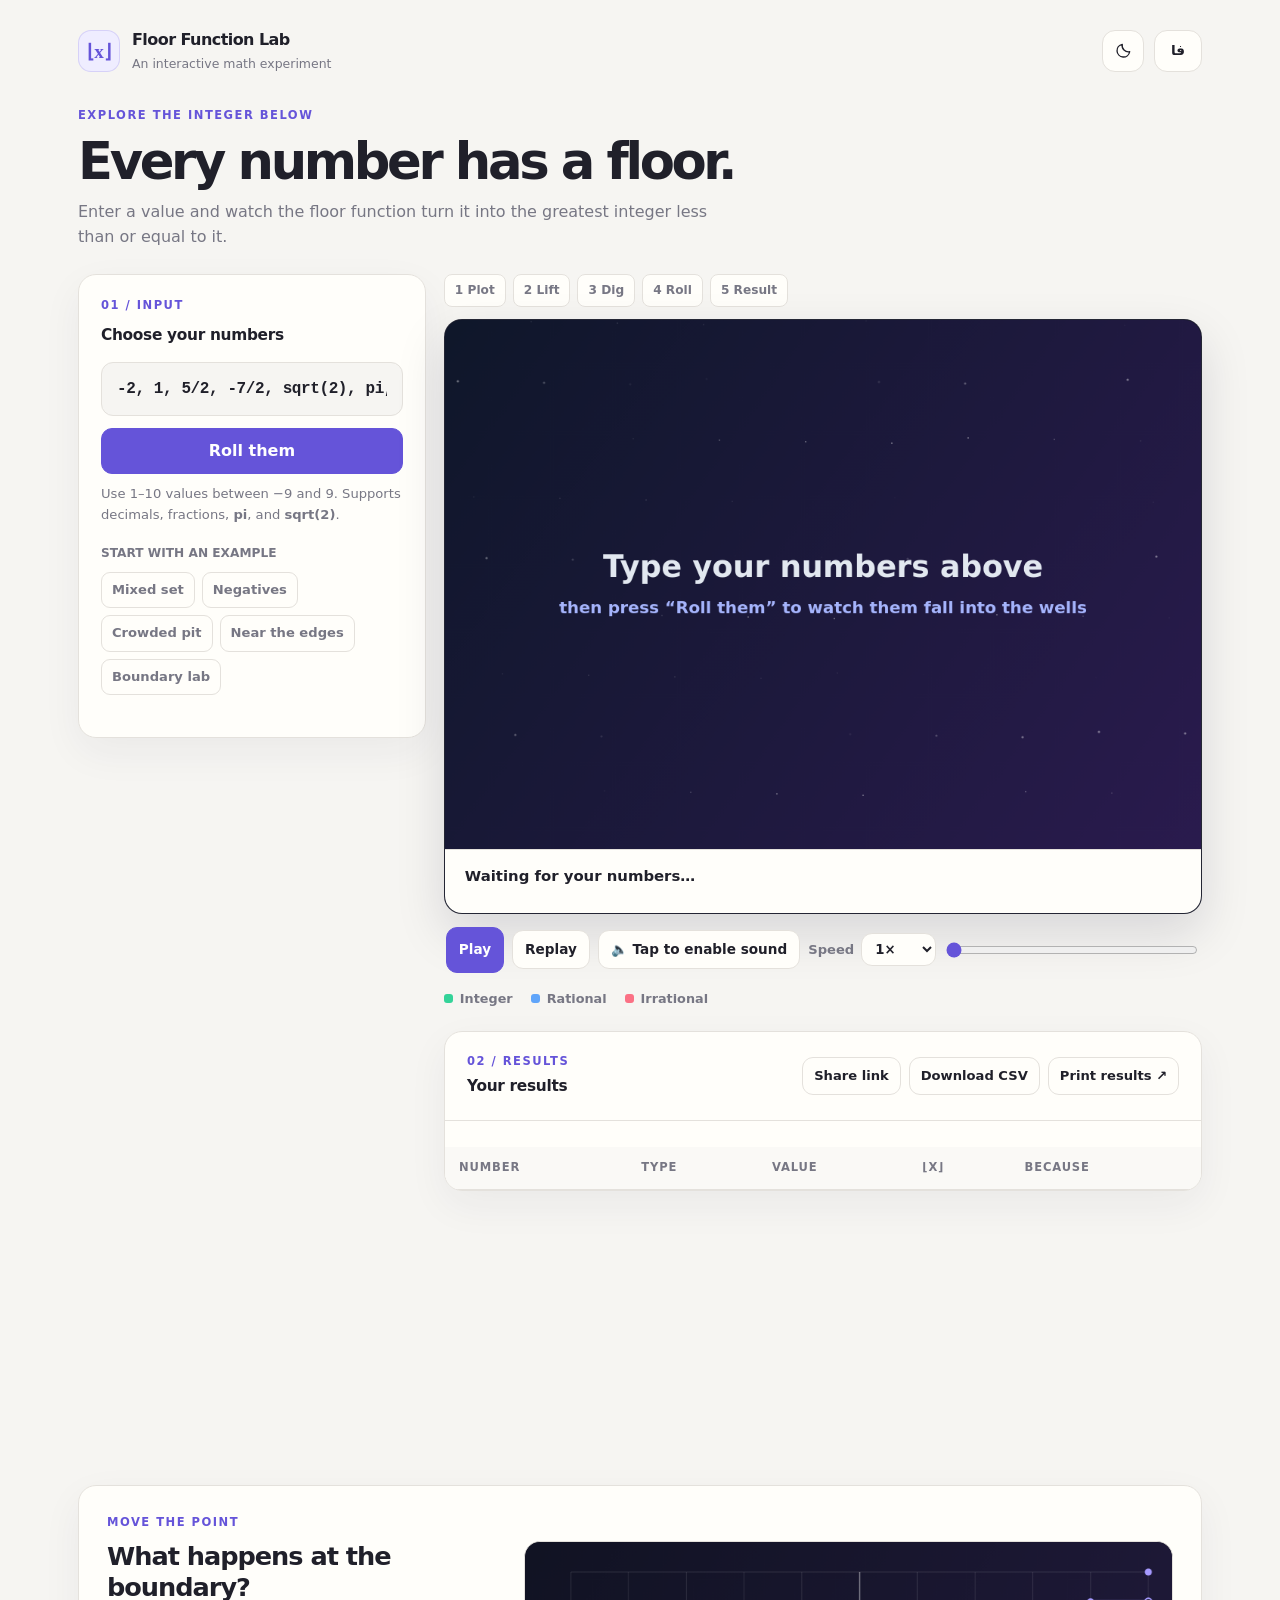
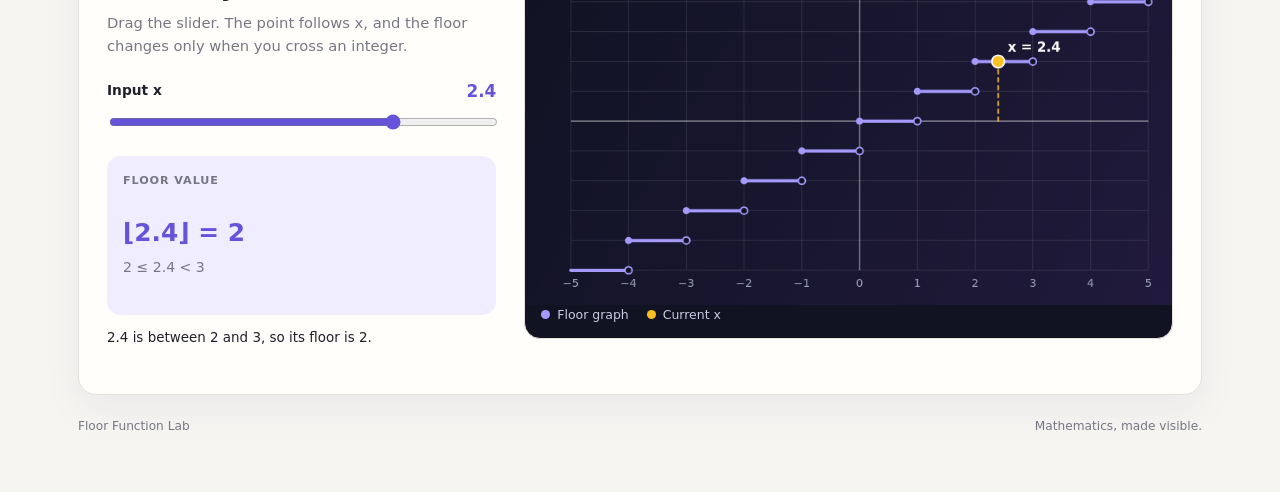
<file: index.html>
<!DOCTYPE html>
<html lang="en" dir="ltr">
<head>
<meta charset="utf-8">
<meta name="viewport" content="width=device-width, initial-scale=1, viewport-fit=cover">
<title>Floor Function Lab — Interactive Math</title>


  <link rel="stylesheet" href="styles.css">
</head>
<body>
<div class="w">
<header class="topbar">
  <div class="brand">
    <div class="brand-mark m" aria-hidden="true">⌊x⌋</div>
    <div><div class="brand-name" id="brand-name">Floor Function Lab</div><div class="brand-note" id="brand-note">An interactive math experiment</div></div>
  </div>
  <div class="header-actions">
    <button class="icon-button" id="theme-toggle" type="button" aria-label="Switch to dark theme" title="Switch theme">
      <svg id="theme-icon" width="18" height="18" viewBox="0 0 24 24" fill="none" stroke="currentColor" stroke-width="1.8" stroke-linecap="round" stroke-linejoin="round" aria-hidden="true"><path d="M20.9 13A8.5 8.5 0 0 1 11 3.1 8.5 8.5 0 1 0 20.9 13Z"/></svg>
    </button>
    <button class="icon-button" id="lang-toggle" type="button" aria-label="Switch to Persian" title="Switch language">فا</button>
  </div>
</header>
<section class="intro">
  <div><p class="eyebrow" id="eyebrow-main">Explore the integer below</p><h1 id="main-title">Every number has a floor.</h1>
  <p class="sub" id="main-sub">Enter a value and watch the floor function turn it into the greatest integer less than or equal to it.</p></div>
</section>

<div class="workspace">
<aside class="card input-card noprint"><p class="eyebrow" id="input-eyebrow">01 / Input</p><h2 class="section-title" id="input-title">Choose your numbers</h2>
<form id="f" class="row" autocomplete="off">
<input type="text" id="in" aria-label="Enter mathematical expressions separated by commas" value="-2, 1, 5/2, -7/2, sqrt(2), pi, -sqrt(5)">
<button class="p" id="roll-btn" type="submit">Roll them</button>
</form>
<div class="hint" id="input-hint">Use 1–10 values between −9 and 9. Supports decimals, fractions, <b>pi</b>, and <b>sqrt(2)</b>.</div>
<div class="preset-label" id="preset-label">START WITH AN EXAMPLE</div>
<div class="preset-list">
<button class="chip" data-v="-2, 1, 5/2, -7/2, sqrt(2), pi, -sqrt(5)" data-en="Mixed set" data-fa="ترکیبی">Mixed set</button>
<button class="chip" data-v="-0.5, -1, -1.9, -2.5, -pi" data-en="Negatives" data-fa="منفی‌ها">Negatives</button>
<button class="chip" data-v="3, 3.2, 3.5, 3.99, 7/2, 4" data-en="Crowded pit" data-fa="گودال شلوغ">Crowded pit</button>
<button class="chip" data-v="0.1, 0.9, 1, 1.01, 8/3" data-en="Near the edges" data-fa="نزدیک مرزها">Near the edges</button>
<button class="chip" data-v="-2.001, -2, -1.999, 2.999, 3, 3.001" data-en="Boundary lab" data-fa="آزمایش مرز">Boundary lab</button></div>
<div id="err" role="alert"></div>
</aside>
<main class="visual-column">
<div class="steps noprint" id="st"><span data-en="1 Plot" data-fa="۱. رسم">1 Plot</span><span data-en="2 Lift" data-fa="۲. بلندکردن">2 Lift</span><span data-en="3 Dig" data-fa="۳. حفر">3 Dig</span><span data-en="4 Roll" data-fa="۴. غلتیدن">4 Roll</span><span data-en="5 Result" data-fa="۵. نتیجه">5 Result</span></div>
<div class="stage">
<canvas id="cv" width="1000" height="700" role="img" aria-label="Animation: points roll down the line y = x and fall into pits at the integers" aria-describedby="canvas-description"></canvas>
<p id="canvas-description" class="sr-only">The animation shows each entered value falling into the pit at its floor value. The results are listed in the table.</p>
<div id="cap" aria-live="polite"></div>
</div>
<div class="ctl">
<button id="pl" class="p">Pause</button><button id="rs">Replay</button><button id="snd">🔈 Tap to enable sound</button>
<label><span id="speed-label">Speed</span> <select id="sp"><option value="0.5">0.5×</option><option value="1" selected>1×</option><option value="2">2×</option></select></label>
<input id="sl" type="range" min="0" max="100" step="0.01" value="0" aria-label="Animation time" aria-valuetext="Start">
</div>
<div class="lg"><span><i style="background:#34d399"></i><span id="type-integer">Integer</span></span><span><i style="background:#60a5fa"></i><span id="type-rational">Rational</span></span><span><i style="background:#fb7185"></i><span id="type-irrational">Irrational</span></span></div>

<div class="card" id="fin"><p class="eyebrow" id="rule-label">The rule</p>
<div class="big m">⌊x⌋ = n &nbsp;⟺&nbsp; n ≤ x &lt; n + 1</div>
<p id="rule-explain">Each point rolls left and falls into the first pit it meets. The pit is the greatest integer less than or equal to the original value. That is why <span class="m">⌊−7/2⌋ = −4</span>, not −3.</p></div>

<section class="card results-card" id="out">
<div class="results-head"><div><p class="eyebrow" id="results-eyebrow" style="margin-bottom:4px">02 / Results</p><h2 class="section-title" id="results-title">Your results</h2></div><div class="result-actions noprint"><button id="share-results" type="button" data-en="Share link" data-fa="اشتراک‌گذاری">Share link</button><button id="export-results" type="button" data-en="Download CSV" data-fa="دریافت CSV">Download CSV</button><button id="pr" type="button">Print results ↗</button></div></div>
<p id="share-status" class="share-status" role="status" aria-live="polite"></p>
<div class="table-wrap"><table><caption class="sr-only">Floor function results for each entered value</caption><thead><tr><th id="th-number" scope="col">Number</th><th id="th-type" scope="col">Type</th><th id="th-value" scope="col">Value</th><th scope="col">⌊x⌋</th><th id="th-because" scope="col">Because</th></tr></thead><tbody id="tb"></tbody></table></div>
<img id="pimg" alt="Final frame of the animation">
</section>
</main>
</div>

<section class="feature-suite" id="feature-suite" aria-label="More ways to explore the floor function">
  <div class="suite-heading"><div><p class="eyebrow" data-en="GO DEEPER" data-fa="بیشتر کشف کنید">GO DEEPER</p><h2 class="suite-title" data-en="Your math playground." data-fa="زمین بازی ریاضی شما.">Your math playground.</h2><p class="suite-sub" data-en="Explore it, compare it, practice it — all in one place." data-fa="کشف کنید، مقایسه کنید و تمرین کنید؛ همه در یک‌جا.">Explore it, compare it, practice it — all in one place.</p></div><button class="present-launch" id="present-launch" data-en="↗ Presentation mode" data-fa="↗ حالت ارائه">↗ Presentation mode</button></div>
  <div class="feature-tabs" role="tablist" aria-label="Math tools">
    <button class="feature-tab active" id="tab-playground" role="tab" aria-controls="panel-playground" aria-selected="true" tabindex="0" data-panel="playground" data-en="Live playground" data-fa="آزمایشگاه زنده">Live playground</button>
    <button class="feature-tab" id="tab-compare" role="tab" aria-controls="panel-compare" aria-selected="false" tabindex="-1" data-panel="compare" data-en="Compare functions" data-fa="مقایسهٔ تابع‌ها">Compare functions</button>
    <button class="feature-tab" id="tab-challenge" role="tab" aria-controls="panel-challenge" aria-selected="false" tabindex="-1" data-panel="challenge" data-en="Challenge" data-fa="چالش">Challenge</button>
    <button class="feature-tab" id="tab-solver" role="tab" aria-controls="panel-solver" aria-selected="false" tabindex="-1" data-panel="solver" data-en="Step-by-step" data-fa="گام‌به‌گام">Step-by-step</button>
    <button class="feature-tab" id="tab-functions" role="tab" aria-controls="panel-functions" aria-selected="false" tabindex="-1" data-panel="functions" data-en="Function studio" data-fa="استودیوی تابع‌ها">Function studio</button>
  </div>
  <section class="feature-panel active" id="panel-playground" role="tabpanel" aria-labelledby="tab-playground" tabindex="0">
    <div class="feature-grid"><div class="feature-copy"><p class="eyebrow" data-en="MOVE THE POINT" data-fa="نقطه را حرکت دهید">MOVE THE POINT</p><h3 data-en="What happens at the boundary?" data-fa="در مرز چه اتفاقی می‌افتد؟">What happens at the boundary?</h3><p class="muted" data-en="Drag the slider. The point follows x, and the floor changes only when you cross an integer." data-fa="لغزنده را جابه‌جا کنید. نقطه همراه x حرکت می‌کند و جزء صحیح فقط هنگام عبور از یک عدد صحیح تغییر می‌کند.">Drag the slider. The point follows x, and the floor changes only when you cross an integer.</p>
      <label class="range-label" for="live-x"><span data-en="Input x" data-fa="ورودی x">Input x</span><strong class="math-inline" id="live-x-label">2.4</strong></label><input id="live-x" type="range" min="-5" max="5" step="0.01" value="2.4">
      <div class="live-result"><span class="muted" data-en="FLOOR VALUE" data-fa="مقدار جزء صحیح">FLOOR VALUE</span><strong class="math-inline" id="live-floor">⌊2.4⌋ = 2</strong><span id="live-interval" class="muted math-inline">2 ≤ 2.4 &lt; 3</span></div>
      <p class="boundary-note" id="boundary-note" aria-live="polite">2.4 is between 2 and 3, so its floor is 2.</p>
    </div><div class="chart-shell"><canvas id="live-chart" width="820" height="460" role="img" aria-label="Interactive floor function graph" aria-describedby="boundary-note"></canvas><div class="chart-legend"><span><i class="legend-floor"></i><span data-en="Floor graph" data-fa="نمودار جزء صحیح">Floor graph</span></span><span><i class="legend-point"></i><span data-en="Current x" data-fa="مقدار فعلی x">Current x</span></span></div></div></div>
  </section>
  <section class="feature-panel" id="panel-compare" role="tabpanel" aria-labelledby="tab-compare" tabindex="0" hidden>
    <div class="feature-grid"><div class="feature-copy"><p class="eyebrow" data-en="SAME INPUT, DIFFERENT RULES" data-fa="ورودی یکسان، قانون‌های متفاوت">SAME INPUT, DIFFERENT RULES</p><h3 data-en="Meet the neighboring functions." data-fa="با تابع‌های همسایه آشنا شوید.">Meet the neighboring functions.</h3><p class="muted" data-en="Choose a function to see how its output differs from the floor function." data-fa="یک تابع انتخاب کنید تا تفاوت خروجی آن با تابع جزء صحیح را ببینید.">Choose a function to see how its output differs from the floor function.</p><label class="range-label" for="compare-function"><span data-en="Compare with" data-fa="مقایسه با">Compare with</span></label><select id="compare-function" class="wide-select"><option value="ceil" data-en="Ceiling function ⌈x⌉" data-fa="تابع سقف ⌈x⌉">Ceiling function ⌈x⌉</option><option value="round" data-en="Nearest integer round(x)" data-fa="گرد کردن به نزدیک‌ترین عدد صحیح">Nearest integer round(x)</option><option value="identity" data-en="Identity function x" data-fa="تابع همانی x">Identity function x</option><option value="abs" data-en="Absolute value |x|" data-fa="قدر مطلق |x|">Absolute value |x|</option></select><div class="compare-readout" id="compare-readout" aria-live="polite">At x = 2.4: floor = 2, ceiling = 3.</div></div><div class="chart-shell"><canvas id="compare-chart" width="820" height="460" aria-label="Comparison of mathematical functions"></canvas><div class="chart-legend"><span><i class="legend-floor"></i>⌊x⌋</span><span><i class="legend-other"></i><span id="compare-legend-label">⌈x⌉</span></span></div></div></div>
  </section>
  <section class="feature-panel" id="panel-challenge" role="tabpanel" aria-labelledby="tab-challenge" tabindex="0" hidden>
    <div class="challenge-layout"><div><p class="eyebrow" data-en="QUICK PRACTICE" data-fa="تمرین کوتاه">QUICK PRACTICE</p><h3 data-en="Can you beat five?" data-fa="از پس پنج پرسش برمی‌آیید؟">Can you beat five?</h3><p class="muted" data-en="Five questions. Negative values included. Questions get trickier as you answer correctly and ease back after a miss." data-fa="پنج پرسش با عددهای منفی؛ با پاسخ درست دشوارتر و پس از اشتباه ساده‌تر می‌شوند.">Five questions. Negative values included. Questions get trickier as you answer correctly and ease back after a miss.</p><div class="quiz-progress"><span id="quiz-progress-text">Question 1 of 5</span><div class="progress-track"><span id="quiz-progress-bar"></span></div><strong id="quiz-score">0 / 5</strong></div></div><div class="quiz-card" id="quiz-card"><p class="quiz-kicker" data-en="WHAT IS THE FLOOR?" data-fa="جزء صحیح چیست؟">WHAT IS THE FLOOR?</p><div class="quiz-expression math-inline" id="quiz-expression">⌊−2.3⌋ = ?</div><form id="quiz-form"><input id="quiz-answer" type="text" inputmode="decimal" autocomplete="off" aria-label="Your answer" placeholder="Your answer" required><button class="p" type="submit" data-en="Check answer" data-fa="بررسی پاسخ">Check answer</button></form><p id="quiz-feedback" aria-live="polite" class="quiz-feedback"></p><button id="quiz-next" class="secondary-action" hidden data-en="Next question →" data-fa="پرسش بعدی ←">Next question →</button><button id="quiz-restart" class="secondary-action" hidden data-en="Try again ↻" data-fa="دوباره تلاش کنید ↻">Try again ↻</button></div></div>
  </section>
  <section class="feature-panel" id="panel-solver" role="tabpanel" aria-labelledby="tab-solver" tabindex="0" hidden>
    <div class="solver-layout"><div class="feature-copy"><p class="eyebrow" data-en="SHOW YOUR WORK" data-fa="راه‌حل را ببینید">SHOW YOUR WORK</p><h3 data-en="From expression to answer." data-fa="از عبارت تا پاسخ.">From expression to answer.</h3><p class="muted" data-en="Enter a supported expression. The solver separates evaluation from the floor operation." data-fa="یک عبارت معتبر وارد کنید. حل‌گر محاسبهٔ عبارت را از اعمال تابع جزء صحیح جدا می‌کند.">Enter a supported expression. The solver separates evaluation from the floor operation.</p><form id="solver-form" class="solver-form"><input id="solver-input" type="text" dir="ltr" value="-7/2" aria-label="Expression to solve"><button class="p" type="submit" data-en="Explain it" data-fa="توضیح بده">Explain it</button></form><p class="muted small-note" data-en="Supports +, −, ×, ÷, powers, parentheses, pi and sqrt(…)." data-fa="عملگرهای جمع، تفریق، ضرب، تقسیم، توان، پرانتز، pi و sqrt(…) پشتیبانی می‌شوند.">Supports +, −, ×, ÷, powers, parentheses, pi and sqrt(…).</p></div><div class="solution-card" id="solution-card" aria-live="polite"><div class="solution-step"><span>01</span><div><small data-en="Original expression" data-fa="عبارت اولیه">Original expression</small><strong id="solution-original" class="math-inline">−7/2</strong></div></div><div class="solution-step"><span>02</span><div><small data-en="Evaluate first" data-fa="ابتدا محاسبه کنید">Evaluate first</small><strong id="solution-evaluated" class="math-inline">−3.5</strong><p id="solution-eval-note">−7 ÷ 2 = −3.5</p></div></div><div class="solution-step"><span>03</span><div><small data-en="Take the greatest integer ≤ the value" data-fa="بزرگ‌ترین عدد صحیح ≤ مقدار را انتخاب کنید">Take the greatest integer ≤ the value</small><strong id="solution-answer" class="math-inline accent-answer">⌊−3.5⌋ = −4</strong><p id="solution-explanation">−4 ≤ −3.5 &lt; −3, so the floor is −4.</p></div></div><p id="solver-error" class="error-text" role="alert"></p></div></div>
  </section>
  <section class="feature-panel" id="panel-functions" role="tabpanel" aria-labelledby="tab-functions" tabindex="0" hidden>
    <div class="feature-grid function-studio-grid">
      <div class="feature-copy">
        <p class="eyebrow" data-en="ONE INPUT · MANY RULES" data-fa="یک ورودی · چندین قانون">ONE INPUT · MANY RULES</p>
        <h3 data-en="Meet the function family." data-fa="با خانوادهٔ تابع‌ها آشنا شوید.">Meet the function family.</h3>
        <p class="muted" data-en="Choose a rule and move x. The graph and output update together." data-fa="یک قانون انتخاب کنید و x را تغییر دهید؛ نمودار و خروجی هم‌زمان به‌روز می‌شوند.">Choose a rule and move x. The graph and output update together.</p>
        <label class="range-label" for="studio-function"><span data-en="Function" data-fa="تابع">Function</span></label>
        <select id="studio-function" class="wide-select">
          <option value="floor" data-en="Floor · ⌊x⌋" data-fa="جزء صحیح · ⌊x⌋">Floor · ⌊x⌋</option>
          <option value="ceil" data-en="Ceiling · ⌈x⌉" data-fa="سقف · ⌈x⌉">Ceiling · ⌈x⌉</option>
          <option value="abs" data-en="Absolute value · |x|" data-fa="قدر مطلق · |x|">Absolute value · |x|</option>
          <option value="identity" data-en="Identity · x" data-fa="همانی · x">Identity · x</option>
          <option value="round" data-en="Nearest integer · round(x)" data-fa="گرد کردن · round(x)">Nearest integer · round(x)</option>
          <option value="fraction" data-en="Fractional part · x − ⌊x⌋" data-fa="جزء کسری · x − ⌊x⌋">Fractional part · x − ⌊x⌋</option>
          <option value="sign" data-en="Sign · sign(x)" data-fa="علامت · sign(x)">Sign · sign(x)</option>
        </select>
        <label class="range-label" for="studio-x"><span data-en="Input x" data-fa="ورودی x">Input x</span><strong id="studio-x-label" class="math-inline">−2.35</strong></label>
        <input id="studio-x" type="range" min="-5" max="5" step="0.05" value="-2.35">
        <div class="live-result"><span class="muted" data-en="OUTPUT" data-fa="خروجی">OUTPUT</span><strong id="studio-output" class="math-inline">⌊−2.35⌋ = −3</strong><span class="muted" id="studio-description" data-en="The greatest integer less than or equal to x." data-fa="بزرگ‌ترین عدد صحیح کوچک‌تر یا مساوی x.">The greatest integer less than or equal to x.</span></div>
        <p class="boundary-note" id="studio-insight" aria-live="polite">Since −3 ≤ −2.35 &lt; −2, the floor is −3.</p>
      </div>
      <div class="chart-shell"><canvas id="studio-chart" width="820" height="460" role="img" aria-label="Selected function graph" aria-describedby="studio-insight"></canvas><div class="chart-legend"><span><i class="legend-floor"></i><span data-en="Function graph" data-fa="نمودار تابع">Function graph</span></span><span><i class="legend-point"></i><span data-en="Current input/output" data-fa="ورودی/خروجی فعلی">Current input/output</span></span></div></div>
    </div>
  </section>
</section>
<div class="presentation-overlay" id="presentation-overlay" hidden role="dialog" aria-modal="true" aria-labelledby="presentation-title"><button class="presentation-close" id="presentation-close" aria-label="Close presentation">×</button><div class="presentation-content"><p class="eyebrow" data-en="FLOOR FUNCTION LAB · PRESENTATION" data-fa="آزمایشگاه تابع جزء صحیح · ارائه">FLOOR FUNCTION LAB · PRESENTATION</p><h2 id="presentation-title" data-en="The floor function" data-fa="تابع جزء صحیح">The floor function</h2><p class="presentation-equation math-inline">⌊x⌋ = n &nbsp;⟺&nbsp; n ≤ x &lt; n + 1</p><p class="presentation-explain" id="presentation-explain" data-en="The floor of a real number is the greatest integer less than or equal to that number." data-fa="جزء صحیح هر عدد حقیقی، بزرگ‌ترین عدد صحیح کوچک‌تر یا مساوی آن عدد است.">The floor of a real number is the greatest integer less than or equal to that number.</p><div class="presentation-example"><label for="presentation-x" data-en="Try a value" data-fa="یک مقدار را امتحان کنید">Try a value</label><input id="presentation-x" type="range" min="-9" max="9" step="0.1" value="-3.5"><div id="presentation-result" class="math-inline">⌊−3.5⌋ = −4</div><p id="presentation-interval" class="math-inline">−4 ≤ −3.5 &lt; −3</p></div><div class="presentation-footer"><span data-en="Use ← → to adjust · Esc to close" data-fa="با ← → تغییر دهید · Esc برای بستن">Use ← → to adjust · Esc to close</span><button id="presentation-prev" data-en="← Previous idea" data-fa="← نکتهٔ قبلی">← Previous idea</button><button id="presentation-next" class="p" data-en="Next idea →" data-fa="نکتهٔ بعدی ←">Next idea →</button></div><p id="presentation-slide-note" data-en="Remember: floor is not the same as rounding." data-fa="به یاد داشته باشید: جزء صحیح با گرد کردن یکسان نیست.">Remember: floor is not the same as rounding.</p><p id="presentation-status" class="presentation-status" role="status" aria-live="polite"></p></div></div>

<footer class="footer-note"><span id="footer-name">Floor Function Lab</span><span id="footer-note">Mathematics, made visible.</span></footer>
</div>
<script src="math.js"></script>
<script src="app.js"></script>
</body>
</html>
</file>
<file: styles.css>
:root{
  color-scheme:light;
  --bg:#f6f5f2;--paper:#fffefa;--ink:#20202a;--mut:#777784;--line:#e4e1dc;
  --acc:#6554d9;--acc-hover:#5141c4;--soft:#efedff;--err:#b42332;
  --shadow:0 14px 40px rgba(35,29,65,.055);--radius:18px;
  box-sizing:border-box;padding-top:env(safe-area-inset-top,0px);padding-bottom:env(safe-area-inset-bottom,0px)
}
:root[data-theme="dark"]{
  color-scheme:dark;--bg:#141419;--paper:#1c1c24;--ink:#f2f0f8;--mut:#aaa7b8;
  --line:#34323e;--acc:#a69aff;--acc-hover:#b8afff;--soft:#2a273b;--err:#ff929c;
  --shadow:0 16px 44px rgba(0,0,0,.18)
}
*{box-sizing:border-box}
.sr-only{position:absolute!important;width:1px;height:1px;padding:0;margin:-1px;overflow:hidden;clip:rect(0,0,0,0);white-space:nowrap;border:0}
html{min-height:100%;background:var(--bg);scroll-behavior:smooth}
body{margin:0;background:var(--bg);color:var(--ink);font-family:Inter,ui-sans-serif,system-ui,-apple-system,"Segoe UI",sans-serif;line-height:1.55;transition:background .35s,color .35s}
/* Persian uses locally available system fonts only: no remote font dependency. */
html[lang="fa"] body{font-family:"Vazirmatn",Tahoma,"Noto Sans Arabic UI","Noto Sans Arabic","Segoe UI",sans-serif;line-height:1.8}
html[lang="fa"] .brand-name,html[lang="fa"] .brand-note,html[lang="fa"] .eyebrow,html[lang="fa"] .section-title,html[lang="fa"] .hint,html[lang="fa"] .preset-label,html[lang="fa"] button,html[lang="fa"] label,html[lang="fa"] .sub,html[lang="fa"] #cap,html[lang="fa"] th,html[lang="fa"] td,html[lang="fa"] .footer-note{letter-spacing:0}
html[dir="rtl"] .topbar,html[dir="rtl"] .results-head{direction:rtl}
html[dir="rtl"] .intro,html[dir="rtl"] .workspace,html[dir="rtl"] .footer-note{direction:rtl}
html[dir="rtl"] .eyebrow,html[dir="rtl"] .section-title,html[dir="rtl"] .sub,html[dir="rtl"] .hint,html[dir="rtl"] .preset-label,html[dir="rtl"] #err,html[dir="rtl"] .brand-name,html[dir="rtl"] .brand-note,html[dir="rtl"] #cap,html[dir="rtl"] .results-head{text-align:right}
html[dir="rtl"] .ctl,html[dir="rtl"] .lg,html[dir="rtl"] .preset-list{direction:rtl}
html[dir="rtl"] th,html[dir="rtl"] td{text-align:right}
html[dir="rtl"] input[type="text"]{direction:ltr;text-align:left;font-family:ui-monospace,SFMono-Regular,Menlo,monospace}
html[dir="rtl"] .m,html[dir="rtl"] .big,html[dir="rtl"] td .m{direction:ltr;unicode-bidi:isolate}
#lang-toggle{width:auto;min-width:48px;padding:0 12px;font-size:.86rem;font-weight:800}
button,input,select{font:inherit}
button{cursor:pointer}
.w{max-width:1180px;margin:0 auto;padding:28px 28px 56px}
.topbar{display:flex;align-items:center;justify-content:space-between;gap:20px;margin-bottom:34px}
.brand{display:flex;align-items:center;gap:12px;min-width:0}
.brand-mark{display:grid;place-items:center;width:42px;height:42px;border-radius:13px;background:var(--soft);color:var(--acc);font:700 1.2rem Georgia,serif;border:1px solid color-mix(in srgb,var(--acc) 18%,transparent);animation:mark-arrive .75s cubic-bezier(.2,.8,.2,1) both;transition:transform .35s cubic-bezier(.2,.8,.2,1),border-radius .35s,background .25s}.brand:hover .brand-mark{transform:rotate(-7deg) scale(1.07);border-radius:16px}
.brand-name{font-size:1rem;font-weight:750;letter-spacing:-.035em}
.brand-note{font-size:.78rem;color:var(--mut);margin-top:1px}
.header-actions{display:flex;align-items:center;gap:10px}
.icon-button{display:inline-flex;align-items:center;justify-content:center;gap:8px;width:42px;height:42px;padding:0;border:1px solid var(--line);border-radius:13px;background:var(--paper);color:var(--ink);transition:border-color .18s,transform .18s}
.icon-button:hover{border-color:var(--acc);transform:translateY(-2px) rotate(-4deg)}
#theme-icon{transition:transform .45s cubic-bezier(.2,.8,.2,1)}.icon-button:hover #theme-icon{transform:rotate(22deg) scale(1.08)}
.intro{display:flex;justify-content:space-between;align-items:flex-end;gap:24px;margin:0 0 24px}
h1{font-size:clamp(2rem,4vw,3.2rem);line-height:1.06;letter-spacing:-.065em;font-weight:760;margin:0;max-width:720px;animation:rise-in .75s .1s cubic-bezier(.2,.8,.2,1) both}
.intro .eyebrow{animation:rise-in .6s cubic-bezier(.2,.8,.2,1) both}.sub{animation:rise-in .75s .2s cubic-bezier(.2,.8,.2,1) both}
.sub{color:var(--mut);font-size:1rem;margin:12px 0 0;max-width:650px}
.m{font-family:"Cambria Math","STIX Two Math","Times New Roman",serif}
.eyebrow{font-size:.72rem;font-weight:800;letter-spacing:.13em;text-transform:uppercase;color:var(--acc);margin:0 0 9px}
.workspace{display:grid;grid-template-columns:minmax(270px,.78fr) minmax(0,1.7fr);gap:18px;align-items:start}
.card{background:var(--paper);border:1px solid var(--line);border-radius:var(--radius);padding:22px;box-shadow:var(--shadow);margin-bottom:18px;transition:transform .28s cubic-bezier(.2,.8,.2,1),border-color .28s,box-shadow .28s,background .3s;animation:card-arrive .65s cubic-bezier(.2,.8,.2,1) both}.input-card{animation-delay:.08s}.visual-column>.steps{animation:rise-in .55s .12s both}.visual-column>.stage{animation:rise-in .7s .18s cubic-bezier(.2,.8,.2,1) both}.visual-column>.ctl{animation:rise-in .6s .26s both}.visual-column>.lg{animation:rise-in .6s .32s both}.results-card{animation-delay:.16s}@media(hover:hover){.card:hover{border-color:color-mix(in srgb,var(--acc) 22%,var(--line));box-shadow:0 18px 44px rgba(35,29,65,.085);transform:translateY(-2px)}}
.input-card{position:sticky;top:18px}
.section-title{font-size:.96rem;font-weight:750;letter-spacing:-.02em;margin:0 0 14px}
#f{display:flex;flex-direction:column;gap:12px}
input[type=text]{width:100%;min-width:0;font:600 1rem ui-monospace,SFMono-Regular,Menlo,monospace;letter-spacing:-.025em;background:var(--bg);color:var(--ink);border:1px solid var(--line);border-radius:12px;padding:14px 15px;min-height:54px;transition:border-color .18s,box-shadow .18s}
input[type=text]:focus{border-color:var(--acc);outline:none;box-shadow:0 0 0 3px color-mix(in srgb,var(--acc) 18%,transparent)}
button,select{font-weight:650;background:var(--paper);color:var(--ink);border:1px solid var(--line);border-radius:11px;padding:10px 13px;transition:background .18s,border-color .18s,transform .18s}
button:hover{border-color:var(--acc)}button{transition:background .2s,border-color .2s,transform .2s cubic-bezier(.2,.8,.2,1),box-shadow .2s}button.p:hover{box-shadow:0 7px 18px color-mix(in srgb,var(--acc) 24%,transparent)}button.p:active{transform:scale(.985)}
button:active{transform:translateY(1px)}
button.p{background:var(--acc);color:#fff;border-color:var(--acc);min-height:46px}
:root[data-theme="dark"] button.p{color:#171322}
button.p:hover{background:var(--acc-hover);border-color:var(--acc-hover)}
button.chip{padding:7px 10px;font-size:.82rem;background:transparent;border-color:var(--line);color:var(--mut);border-radius:9px}
button.chip:hover{background:var(--soft);color:var(--ink);border-color:var(--acc)}
button:focus-visible,select:focus-visible,input:focus-visible{outline:3px solid color-mix(in srgb,var(--acc) 55%,transparent);outline-offset:2px}
.hint{color:var(--mut);font-size:.82rem;margin-top:10px;line-height:1.55}
.preset-label{font-size:.76rem;color:var(--mut);font-weight:700;margin:19px 0 9px}
.preset-list{display:flex;gap:7px;flex-wrap:wrap}
#err{color:var(--err);font-weight:650;font-size:.85rem;min-height:1.35em;margin:2px 0 0}
.steps{display:flex;gap:7px;flex-wrap:wrap;margin:0 0 12px}
.steps span{padding:6px 10px;border-radius:8px;background:var(--paper);border:1px solid var(--line);color:var(--mut);font-weight:700;font-size:.76rem;transition:background .2s,color .2s,border-color .2s}
.steps span.on{background:var(--soft);color:var(--acc);border-color:color-mix(in srgb,var(--acc) 35%,var(--line));animation:step-pop .35s cubic-bezier(.2,.8,.2,1) both}
.stage{border-radius:var(--radius);overflow:hidden;background:#111323;border:1px solid rgba(255,255,255,.08);box-shadow:0 20px 50px rgba(19,15,45,.13);transition:box-shadow .35s,transform .35s;transform:translateZ(0)}.stage:hover{box-shadow:0 24px 58px rgba(74,62,150,.2),0 0 0 1px rgba(166,154,255,.13)}
canvas{display:block;width:100%;height:auto;aspect-ratio:10/7}
#cap{padding:15px 20px;font-size:.93rem;font-weight:550;min-height:4.3em;background:var(--paper);color:var(--ink);border-top:1px solid var(--line)}
.ctl{display:flex;gap:8px;align-items:center;flex-wrap:wrap;padding:13px 2px 4px}
.ctl button{padding:8px 12px;font-size:.85rem}
.ctl label{display:flex;align-items:center;gap:7px;color:var(--mut);font-size:.82rem;font-weight:650}
.ctl select{padding:7px 9px;font-size:.83rem}
#sl{flex:1;min-width:100px;accent-color:var(--acc)}
.lg{display:flex;gap:18px;flex-wrap:wrap;color:var(--mut);font-weight:600;font-size:.8rem;margin:12px 0 22px}
.lg i,.dot{display:inline-block;width:9px;height:9px;border-radius:3px;margin-right:7px}
#fin{display:none;border:1px solid color-mix(in srgb,var(--acc) 45%,var(--line));background:var(--soft);box-shadow:none}
#fin.on{display:block}
#fin .big{text-align:center;font-size:clamp(1.25rem,3vw,1.65rem);margin:10px 0 14px;color:var(--acc)}
#fin p{margin:0;color:var(--mut);font-size:.9rem}
.results-card{padding:0;overflow:hidden}
.results-head{display:flex;align-items:center;justify-content:space-between;gap:14px;padding:21px 22px;border-bottom:1px solid var(--line)}
.results-head .section-title{margin:0}
.results-head button{font-size:.82rem;padding:8px 11px}
.table-wrap{overflow-x:auto}
table{width:100%;border-collapse:collapse;font-size:.87rem}
th,td{padding:12px 14px;border-bottom:1px solid var(--line);text-align:left;white-space:nowrap}
th{color:var(--mut);font-size:.72rem;text-transform:uppercase;letter-spacing:.075em;font-weight:750;background:color-mix(in srgb,var(--bg) 55%,var(--paper))}
tbody tr:last-child td{border-bottom:0}
tr.r{opacity:.18;transform:translateY(7px);transition:opacity .4s,transform .4s}tr.r.on{opacity:1;transform:translateY(0);animation:row-arrive .42s cubic-bezier(.2,.8,.2,1) both}tr.r.on td{animation:cell-flash .7s ease-out both}tr.r.on td:nth-child(2){animation-delay:.04s}tr.r.on td:nth-child(3){animation-delay:.08s}tr.r.on td:nth-child(4){animation-delay:.12s}tr.r.on td:nth-child(5){animation-delay:.16s}
td:last-child{color:var(--mut);font-size:.82rem}
#pimg{display:none;width:100%;margin-top:10px;border-radius:8px}
.results-head{display:flex;align-items:center;justify-content:space-between;gap:14px}
.result-actions{display:flex;gap:8px;flex-wrap:wrap}
.share-status{min-height:1.4em;margin:0 0 8px;color:var(--mut);font-size:.82rem}
.copy-fallback{position:fixed;inset:auto auto 0 0;opacity:.01}
.footer-note{display:flex;justify-content:space-between;gap:16px;color:var(--mut);font-size:.76rem;margin-top:22px;animation:rise-in .6s .35s both}
@keyframes rise-in{from{opacity:0;transform:translateY(15px)}to{opacity:1;transform:translateY(0)}}
@keyframes card-arrive{from{opacity:0;transform:translateY(13px) scale(.99)}to{opacity:1;transform:translateY(0) scale(1)}}
@keyframes mark-arrive{0%{opacity:0;transform:rotate(-20deg) scale(.65)}70%{transform:rotate(5deg) scale(1.08)}100%{opacity:1;transform:rotate(0) scale(1)}}
@keyframes step-pop{0%{transform:scale(.94)}65%{transform:scale(1.045)}100%{transform:scale(1)}}
@keyframes row-arrive{0%{opacity:.2;transform:translateY(8px)}100%{opacity:1;transform:translateY(0)}}
@keyframes cell-flash{0%{background:color-mix(in srgb,var(--acc) 14%,transparent)}100%{background:transparent}}
#fin.on{animation:result-reveal .6s cubic-bezier(.2,.8,.2,1) both}
@keyframes result-reveal{from{opacity:0;transform:translateY(12px) scale(.985)}to{opacity:1;transform:translateY(0) scale(1)}}
#cap{transition:background .3s,color .3s}
#sl{cursor:ew-resize}
.brand-name{transition:letter-spacing .25s}.brand:hover .brand-name{letter-spacing:-.015em}
@media(max-width:820px){
 .w{padding:20px 18px 42px}.topbar{margin-bottom:28px}.workspace{grid-template-columns:1fr}.input-card{position:static}
 .intro{display:block}.intro .sub{max-width:560px}.card{padding:18px}
 .results-head{padding:18px}.footer-note{flex-direction:column;gap:4px}
}
@media(max-width:520px){
 .w{padding:16px 12px 32px}.topbar{margin-bottom:25px}.brand-mark{width:38px;height:38px}.brand-note{font-size:.72rem}
 h1{font-size:2.15rem}.sub{font-size:.9rem}.intro{margin-bottom:20px}
 .card{padding:15px;border-radius:14px;margin-bottom:13px}.steps{gap:5px}.steps span{font-size:.7rem;padding:5px 7px}
 .ctl{gap:6px}.ctl button{padding:8px 10px}.ctl label{width:100%;justify-content:flex-start}
 #sl{flex-basis:100%;order:5;width:100%}.lg{gap:12px;margin-bottom:16px}
 #cap{padding:13px 15px;font-size:.86rem}.results-head{padding:15px}
 th,td{padding:10px 11px;font-size:.8rem}
 .results-head{align-items:flex-start;flex-direction:column}
 .result-actions{width:100%}.result-actions button{flex:1}
}
@media(prefers-reduced-motion:reduce){*,*::before,*::after{scroll-behavior:auto!important;transition:none!important;animation:none!important;transform:none!important}}
@media print{
 :root:root:root{--bg:#fff;--paper:#fff;--ink:#000;--mut:#444;--line:#aaa;--acc:#333;--soft:#eee}
 body{background:#fff}.topbar,.intro,.noprint,.stage,.ctl,.lg,.steps,#fin,.input-card,.footer-note{display:none!important}
 .w{max-width:none;padding:0}.workspace{display:block}.results-card{box-shadow:none;border:0}.results-head{padding:0 0 10px}
 tr.r{opacity:1!important}#pimg{display:block;width:100%;margin-top:10px;border-radius:8px}
 .card{border-color:#999;box-shadow:none}
}

/* Expanded learning suite */
.feature-suite{margin-top:44px;padding-top:34px;border-top:1px solid var(--line);animation:rise-in .7s .2s both}.suite-heading{display:flex;align-items:flex-end;justify-content:space-between;gap:20px;margin-bottom:22px}.suite-title{font-size:clamp(1.7rem,3vw,2.4rem);letter-spacing:-.055em;line-height:1.1;margin:0;font-weight:760}.suite-sub{color:var(--mut);margin:9px 0 0}.present-launch{white-space:nowrap}.feature-tabs{display:flex;gap:6px;overflow-x:auto;padding:5px;background:color-mix(in srgb,var(--line) 45%,transparent);border:1px solid var(--line);border-radius:15px;margin-bottom:14px;scrollbar-width:thin}.feature-tab{flex:1;min-width:max-content;border:0;background:transparent;color:var(--mut);padding:11px 14px;border-radius:10px}.feature-tab.active{background:var(--paper);color:var(--ink);box-shadow:0 2px 8px rgba(20,20,30,.07)}.feature-panel{border:1px solid var(--line);background:var(--paper);border-radius:var(--radius);padding:clamp(16px,3vw,28px);box-shadow:var(--shadow);animation:result-reveal .35s ease both}.feature-panel[hidden]{display:none}.feature-grid{display:grid;grid-template-columns:minmax(220px,.78fr) minmax(0,1.3fr);gap:28px;align-items:center}.feature-copy h3,.challenge-layout h3{font-size:clamp(1.25rem,2vw,1.7rem);letter-spacing:-.04em;line-height:1.2;margin:0 0 10px}.feature-copy .muted,.challenge-layout .muted{color:var(--mut);font-size:.92rem;margin:0 0 20px}.muted{color:var(--mut)}.range-label{display:flex;align-items:center;justify-content:space-between;gap:12px;margin:20px 0 8px;font-size:.86rem;font-weight:700}.range-label strong{color:var(--acc);font-size:1.05rem}.feature-suite input[type=range]{width:100%;accent-color:var(--acc);cursor:ew-resize}.live-result{margin-top:18px;padding:16px;border-radius:14px;background:var(--soft);display:flex;flex-direction:column;gap:5px}.live-result>span:first-child{font-size:.7rem;letter-spacing:.08em;font-weight:800}.live-result strong{font-size:1.55rem;color:var(--acc)}.live-result .muted{font-size:.88rem}.boundary-note{font-size:.84rem;line-height:1.5;min-height:2.8em;margin:13px 0 0}.chart-shell{min-width:0;background:var(--chart-bg,#111323);border-radius:16px;overflow:hidden;border:1px solid var(--line)}.chart-shell canvas{width:100%;aspect-ratio:820/460;height:auto;display:block}.chart-legend{display:flex;gap:18px;flex-wrap:wrap;padding:0 16px 14px;color:#c8cbe0;font-size:.78rem}.chart-legend span{display:inline-flex;align-items:center;gap:7px}.chart-legend i{width:9px;height:9px;border-radius:50%;display:inline-block}.legend-floor{background:#a69aff}.legend-point{background:#fbbf24}.legend-other{background:#60a5fa}.wide-select{width:100%;margin:0 0 16px;background:var(--bg)}.compare-readout{border-left:3px solid var(--acc);padding:12px 14px;background:var(--soft);border-radius:0 10px 10px 0;font-size:.9rem;line-height:1.6}.challenge-layout{display:grid;grid-template-columns:.8fr 1fr;gap:28px;align-items:center}.quiz-progress{display:grid;grid-template-columns:1fr auto;gap:8px 14px;align-items:center;font-size:.82rem;color:var(--mut);margin-top:26px}.progress-track{height:6px;background:var(--line);border-radius:20px;overflow:hidden;grid-column:1/-1}.progress-track span{display:block;width:20%;height:100%;background:var(--acc);border-radius:20px;transition:width .3s}.quiz-card,.solution-card{border:1px solid var(--line);border-radius:16px;padding:22px;background:var(--bg)}.quiz-kicker{font-size:.72rem;letter-spacing:.09em;color:var(--mut);font-weight:800}.quiz-expression{font-size:clamp(1.8rem,4vw,2.7rem);font-weight:700;text-align:center;padding:20px 0}.quiz-card form{display:flex;gap:8px}.quiz-card input,.solver-form input{min-width:0;flex:1;width:100%;background:var(--paper);color:var(--ink);border:1px solid var(--line);border-radius:11px;padding:12px 13px}.quiz-card input{direction:ltr;text-align:center}.quiz-card form button{white-space:nowrap}.quiz-feedback{min-height:1.6em;font-size:.88rem;font-weight:650}.quiz-feedback.good{color:#15966b}.quiz-feedback.bad,.error-text{color:var(--err)}.secondary-action{padding:9px 12px}.solver-layout{display:grid;grid-template-columns:minmax(220px,.8fr) minmax(0,1fr);gap:28px;align-items:start}.solver-form{display:flex;gap:8px}.solver-form input{font-family:ui-monospace,SFMono-Regular,Menlo,monospace}.solver-form button{white-space:nowrap}.small-note{font-size:.78rem!important;margin-top:10px!important}.solution-card{display:flex;flex-direction:column;gap:0}.solution-step{display:flex;gap:14px;padding:13px 0;border-bottom:1px solid var(--line)}.solution-step:last-of-type{border-bottom:0}.solution-step>span{display:grid;place-items:center;flex:0 0 31px;height:31px;border-radius:9px;background:var(--soft);color:var(--acc);font-size:.75rem;font-weight:800}.solution-step>div{display:flex;flex-direction:column;gap:5px;min-width:0}.solution-step small{color:var(--mut);font-size:.76rem}.solution-step strong{font-size:1.2rem;overflow-wrap:anywhere}.solution-step p{font-size:.83rem;color:var(--mut);margin:0;overflow-wrap:anywhere}.accent-answer{color:var(--acc)}.error-text{font-size:.82rem;margin:8px 0 0}.presentation-overlay{position:fixed;z-index:1000;inset:0;background:var(--bg);color:var(--ink);display:grid;place-items:center;padding:28px;overflow:auto}.presentation-overlay[hidden]{display:none}.presentation-close{position:fixed;top:20px;right:22px;width:46px;height:46px;border-radius:50%;font-size:1.7rem}.presentation-content{width:min(900px,100%);text-align:center;animation:rise-in .45s ease both}.presentation-content h2{font-size:clamp(2.5rem,7vw,5.5rem);letter-spacing:-.065em;line-height:1.05;margin:10px 0 28px}.presentation-equation{font-size:clamp(1.4rem,4vw,2.4rem);color:var(--acc);padding:22px;background:var(--soft);border-radius:18px}.presentation-explain{font-size:clamp(1rem,2vw,1.3rem);color:var(--mut);max-width:680px;margin:22px auto}.presentation-example{max-width:540px;margin:30px auto;padding:20px;border:1px solid var(--line);border-radius:18px;text-align:left}.presentation-example label{font-size:.85rem;font-weight:700}.presentation-example input{display:block;margin:18px 0;width:100%;accent-color:var(--acc)}.presentation-result{font-size:2rem}.presentation-example>div{font-size:clamp(1.7rem,4vw,2.5rem);font-weight:800;color:var(--acc);text-align:center;margin:8px 0}.presentation-example p{color:var(--mut);text-align:center}.presentation-footer{display:flex;align-items:center;justify-content:center;gap:10px;flex-wrap:wrap;margin-top:24px}.presentation-footer span{width:100%;font-size:.78rem;color:var(--mut);margin-bottom:5px}.presentation-content>p:last-child{color:var(--mut);font-size:.9rem}.presentation-status{min-height:1.4em;color:var(--err);font-size:.84rem}.small-note{line-height:1.5}.math-inline{direction:ltr;unicode-bidi:isolate;display:inline-block}
html[dir=rtl] .feature-suite{text-align:right}html[dir=rtl] .feature-tabs,html[dir=rtl] .suite-heading,html[dir=rtl] .challenge-layout,html[dir=rtl] .solver-layout{direction:rtl}html[dir=rtl] .compare-readout{border-left:0;border-right:3px solid var(--acc);border-radius:10px 0 0 10px}html[dir=rtl] .quiz-card input,html[dir=rtl] .solver-form input{direction:ltr;text-align:left}html[dir=rtl] .presentation-example{text-align:right}html[dir=rtl] .presentation-close{right:auto;left:22px}
@media(max-width:820px){.feature-grid,.challenge-layout,.solver-layout{grid-template-columns:1fr;gap:20px}.suite-heading{align-items:flex-start;flex-direction:column}.present-launch{align-self:flex-start}.feature-suite{margin-top:30px}.feature-panel{padding:18px}.chart-shell{max-width:100%}}
@media(max-width:520px){.feature-tabs{border-radius:12px}.feature-tab{padding:10px 12px;font-size:.8rem}.quiz-card,.solution-card{padding:15px}.quiz-card form,.solver-form{flex-direction:column}.quiz-card form button,.solver-form button{width:100%}.presentation-overlay{padding:18px}.presentation-example{padding:14px}.presentation-footer button{flex:1}}
@media(prefers-reduced-motion:reduce){.feature-panel,.feature-suite,.presentation-content{animation:none!important}}


.function-studio-grid{grid-template-columns:minmax(220px,.72fr) minmax(0,1.35fr)}
#studio-function{border:1px solid var(--line);border-radius:12px;padding:11px 13px;color:var(--ink);}
#studio-x{margin-top:2px}.function-studio-grid .chart-shell{box-shadow:0 16px 36px rgba(8,8,20,.12);transition:transform .25s ease,box-shadow .25s ease}
.function-studio-grid .chart-shell:hover{transform:translateY(-2px);box-shadow:0 20px 42px rgba(8,8,20,.18)}
#studio-chart{touch-action:pan-y}
@media(prefers-reduced-motion:reduce){.function-studio-grid .chart-shell{transition:none}.function-studio-grid .chart-shell:hover{transform:none}}
</file>
